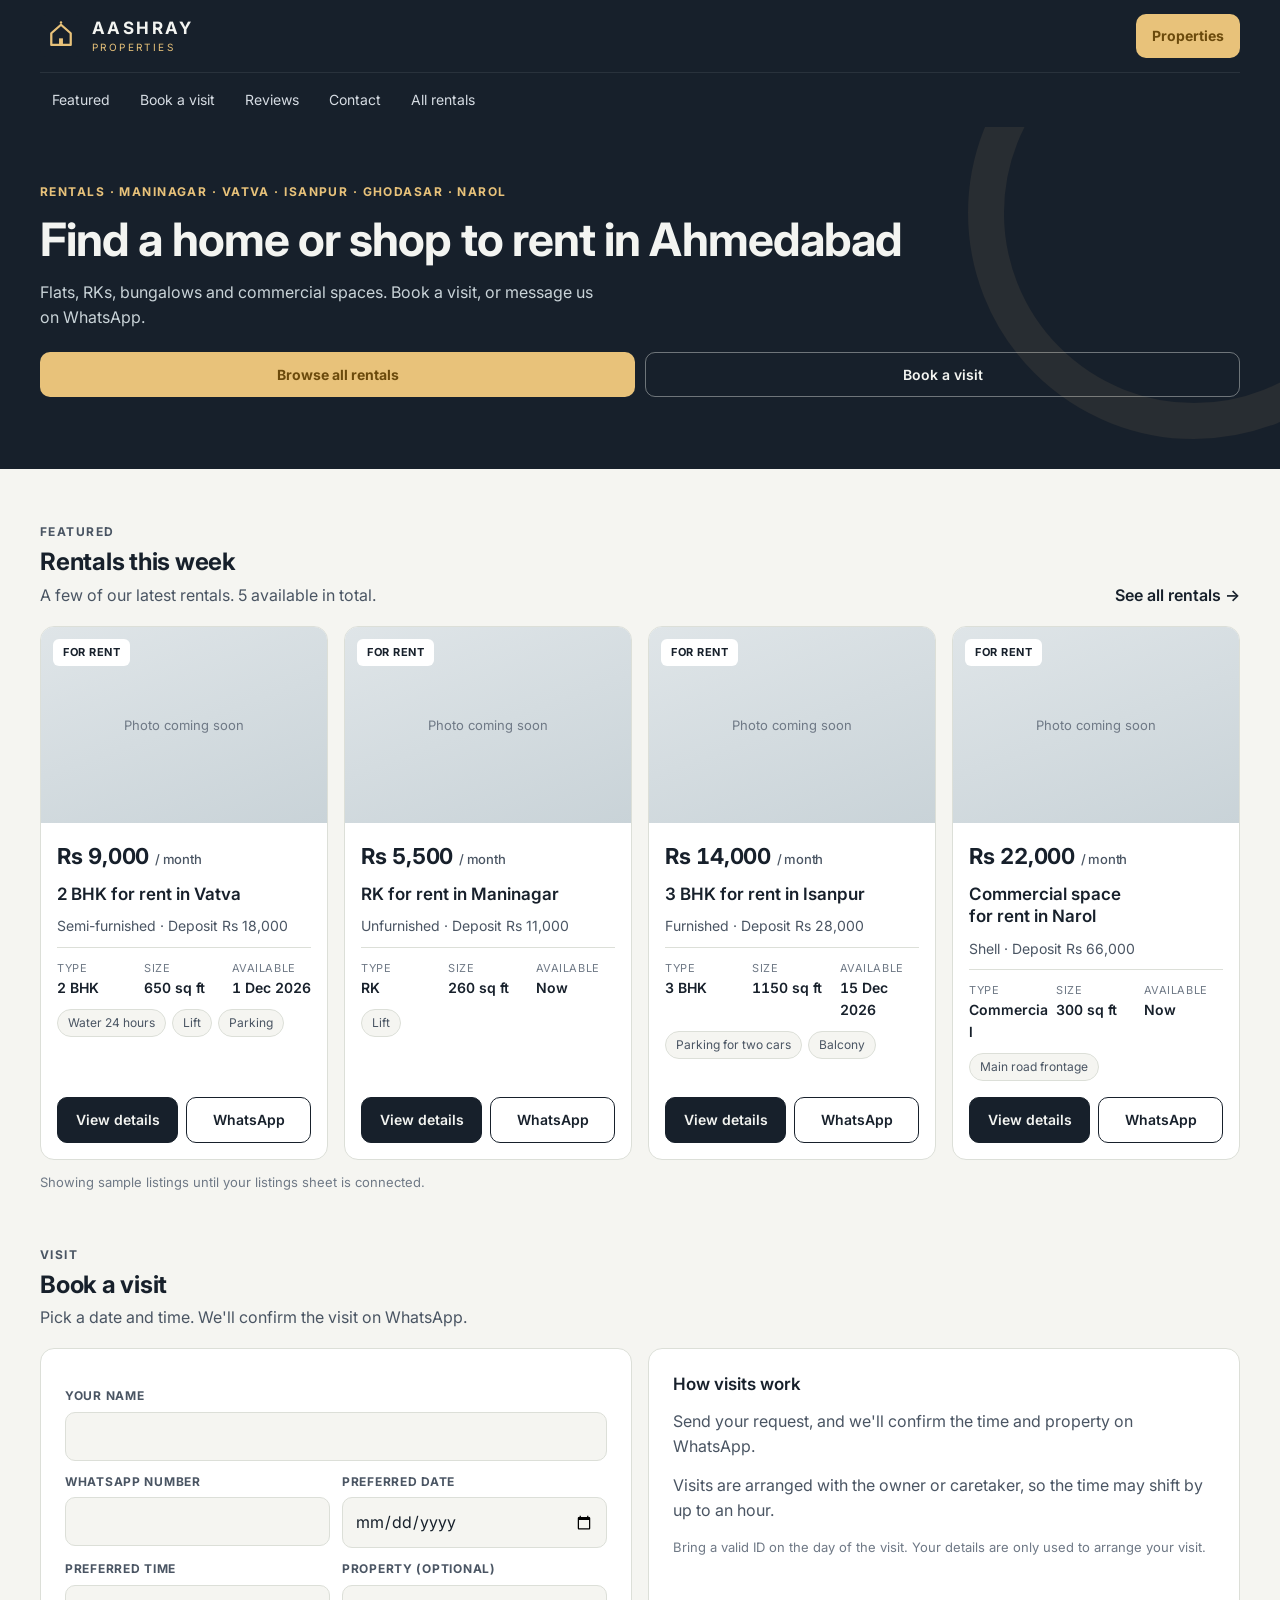
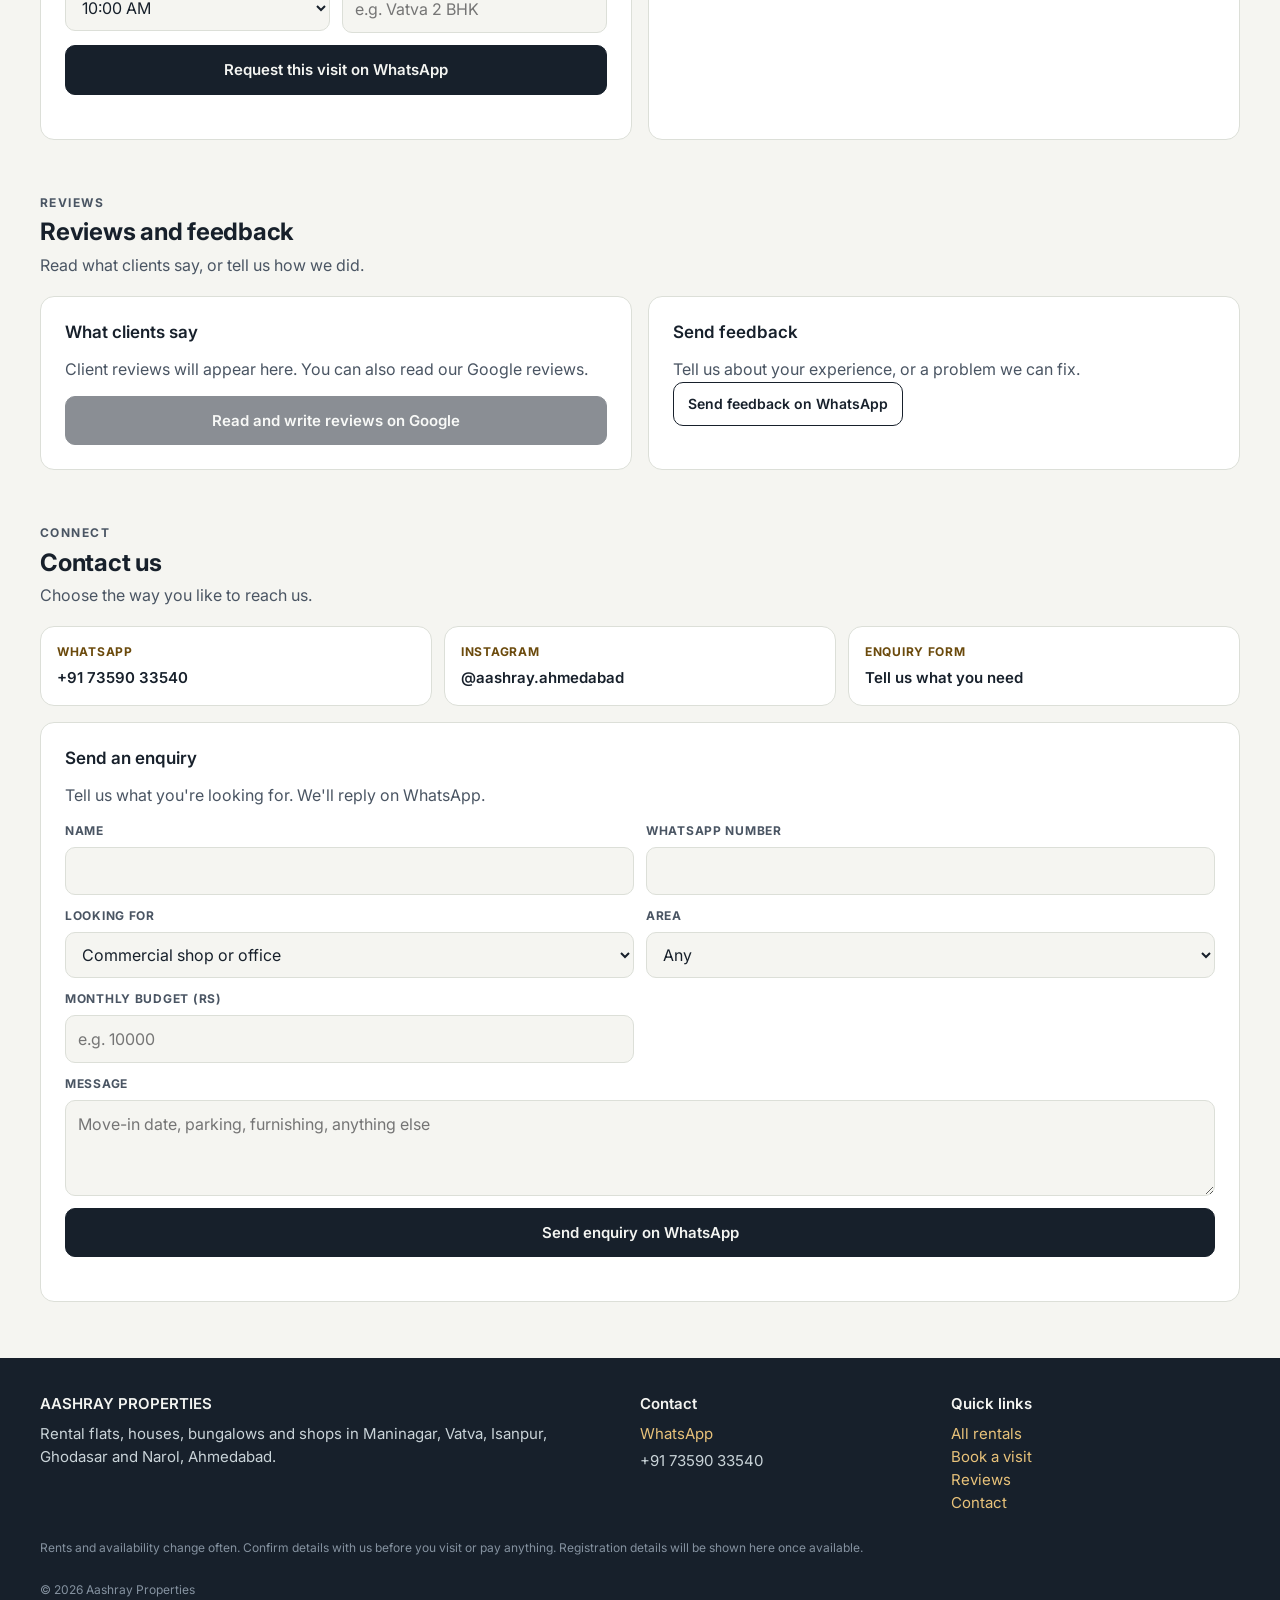
<file: index.html>
<!doctype html>
<html lang="en">
<head>
<meta charset="utf-8">
<meta name="viewport" content="width=device-width, initial-scale=1, viewport-fit=cover">
<title>Aashray Properties, Ahmedabad</title>
<meta name="description" content="Rental flats, houses, bungalows and shops in Maninagar, Vatva, Isanpur, Ghodasar and Narol, Ahmedabad. Browse, book a visit, or contact us.">
<link rel="stylesheet" href="https://fonts.googleapis.com/css2?family=Inter:wght@400;500;600;700&display=swap">
<link rel="stylesheet" href="styles.css">
</head>
<body data-page="home">

<svg width="0" height="0" style="position:absolute" aria-hidden="true">
  <symbol id="house" viewBox="0 0 1080 1080">
    <rect width="1080" height="1080" rx="180" fill="#17202b"/>
    <path d="M540 250 L790 470 L790 770 L290 770 L290 470 Z" fill="none" stroke="#e8c27a" stroke-width="58" stroke-linejoin="round"/>
    <rect x="490" y="600" width="100" height="170" fill="#e8c27a"/>
    <circle cx="540" cy="190" r="32" fill="#e8c27a"/>
  </symbol>
</svg>

<header class="site">
  <div class="wrap">
    <div class="bar">
      <a class="logo" href="index.html" aria-label="Aashray Properties, home">
        <svg viewBox="0 0 1080 1080" aria-hidden="true"><use href="#house"/></svg>
        <span class="word"><b>AASHRAY</b><small>Properties</small></span>
      </a>
      <div class="topright">
        <a class="btn-gold" href="properties.html">Properties</a>
      </div>
    </div>
    <nav class="links" aria-label="Page sections">
      <ul>
        <li><a href="#featured">Featured</a></li>
        <li><a href="#visit">Book a visit</a></li>
        <li><a href="#reviews">Reviews</a></li>
        <li><a href="#contact">Contact</a></li>
        <li><a href="properties.html">All rentals</a></li>
      </ul>
    </nav>
  </div>
</header>

<main>
  <section class="hero">
    <div class="wrap">
      <p class="kicker">Rentals · Maninagar · Vatva · Isanpur · Ghodasar · Narol</p>
      <h1 style="margin-top:12px">Find a home or shop to rent in Ahmedabad</h1>
      <p class="lead">Flats, RKs, bungalows and commercial spaces. Book a visit, or message us on WhatsApp.</p>
      <div class="row">
        <a class="btn-gold" href="properties.html">Browse all rentals</a>
        <a class="btn-ghost" href="#visit">Book a visit</a>
      </div>
    </div>
  </section>

  <div class="wrap">
    <section class="block" id="featured">
      <div class="sec-head">
        <div>
          <p class="kicker">Featured</p>
          <h2 style="margin-top:6px">Rentals this week</h2>
          <p>A few of our latest rentals. <span id="featuredCount"></span> available in total.</p>
        </div>
        <a class="more" href="properties.html">See all rentals &rarr;</a>
      </div>
      <div class="grid four" id="featuredGrid"></div>
      <p class="hint" data-sample-notice hidden style="margin-top:12px">Showing sample listings until your listings sheet is connected.</p>
    </section>

    <section class="block" id="visit">
      <div class="sec-head">
        <div>
          <p class="kicker">Visit</p>
          <h2 style="margin-top:6px">Book a visit</h2>
          <p>Pick a date and time. We'll confirm the visit on WhatsApp.</p>
        </div>
      </div>
      <div class="two">
        <div class="panel">
          <div id="apptEmbedSlot"></div>
          <form id="apptForm" class="form-grid" novalidate>
            <div class="field full">
              <label for="aName">Your name</label>
              <input id="aName" autocomplete="name" required>
            </div>
            <div class="field">
              <label for="aPhone">WhatsApp number</label>
              <input id="aPhone" inputmode="tel" autocomplete="tel" required>
            </div>
            <div class="field">
              <label for="aDate">Preferred date</label>
              <input id="aDate" type="date" required>
            </div>
            <div class="field">
              <label for="aTime">Preferred time</label>
              <select id="aTime">
                <option>10:00 AM</option><option>11:00 AM</option><option>12:00 PM</option>
                <option>2:00 PM</option><option>3:00 PM</option><option>4:00 PM</option>
                <option>5:00 PM</option><option>6:00 PM</option><option>7:00 PM</option>
              </select>
            </div>
            <div class="field">
              <label for="aProp">Property (optional)</label>
              <input id="aProp" placeholder="e.g. Vatva 2 BHK">
            </div>
            <div class="field full">
              <button class="btn-fill wide" type="submit">Request this visit on WhatsApp</button>
              <p class="form-note" id="apptNote" role="status"></p>
            </div>
          </form>
        </div>
        <div class="panel">
          <h3>How visits work</h3>
          <p class="muted">Send your request, and we'll confirm the time and property on WhatsApp.</p>
          <p class="muted">Visits are arranged with the owner or caretaker, so the time may shift by up to an hour.</p>
          <p class="hint">Bring a valid ID on the day of the visit. Your details are only used to arrange your visit.</p>
        </div>
      </div>
    </section>

    <section class="block" id="reviews">
      <div class="sec-head">
        <div>
          <p class="kicker">Reviews</p>
          <h2 style="margin-top:6px">Reviews and feedback</h2>
          <p>Read what clients say, or tell us how we did.</p>
        </div>
      </div>
      <div class="two">
        <div class="panel">
          <h3>What clients say</h3>
          <div id="reviewList"></div>
          <a class="btn-fill wide" id="reviewBtn" href="#" target="_blank" rel="noopener">Read and write reviews on Google</a>
        </div>
        <div class="panel">
          <h3>Send feedback</h3>
          <div id="feedbackSlot"></div>
        </div>
      </div>
    </section>

    <section class="block" id="contact">
      <div class="sec-head">
        <div>
          <p class="kicker">Connect</p>
          <h2 style="margin-top:6px">Contact us</h2>
          <p>Choose the way you like to reach us.</p>
        </div>
      </div>
      <div class="contact-grid" id="contactCards"></div>

      <div class="panel" id="enquiry" style="margin-top:16px;">
        <h3>Send an enquiry</h3>
        <p class="muted">Tell us what you're looking for. We'll reply on WhatsApp.</p>
        <form id="enqForm" class="form-grid" novalidate>
          <div class="field">
            <label for="eName">Name</label>
            <input id="eName" autocomplete="name" required>
          </div>
          <div class="field">
            <label for="ePhone">WhatsApp number</label>
            <input id="ePhone" inputmode="tel" autocomplete="tel" required>
          </div>
          <div class="field">
            <label for="eNeed">Looking for</label>
            <select id="eNeed">
              <option>Commercial shop or office</option>
              <option>RK / studio</option>
              <option>1 BHK</option><option>2 BHK</option><option>3 BHK</option><option>4+ BHK</option>
              <option>Bungalow</option>
            </select>
          </div>
          <div class="field">
            <label for="eArea">Area</label>
            <select id="eArea">
              <option>Any</option><option>Maninagar</option><option>Vatva</option><option>Isanpur</option><option>Ghodasar</option><option>Narol</option>
            </select>
          </div>
          <div class="field">
            <label for="eBudget">Monthly budget (Rs)</label>
            <input id="eBudget" inputmode="numeric" placeholder="e.g. 10000">
          </div>
          <div class="field full">
            <label for="eMsg">Message</label>
            <textarea id="eMsg" placeholder="Move-in date, parking, furnishing, anything else"></textarea>
          </div>
          <div class="field full">
            <button class="btn-fill wide" type="submit">Send enquiry on WhatsApp</button>
            <p class="form-note" id="enqStatus" role="status"></p>
          </div>
        </form>
      </div>
    </section>
  </div>
</main>

<footer class="site">
  <div class="wrap">
    <div class="cols">
      <div>
        <h3>AASHRAY PROPERTIES</h3>
        <p>Rental flats, houses, bungalows and shops in Maninagar, Vatva, Isanpur, Ghodasar and Narol, Ahmedabad.</p>
      </div>
      <div>
        <h3>Contact</h3>
        <p><a data-wa href="#">WhatsApp</a></p>
        <p data-phone style="margin-top:4px"></p>
      </div>
      <div>
        <h3>Quick links</h3>
        <p><a href="properties.html">All rentals</a></p>
        <p><a href="#visit">Book a visit</a></p>
        <p><a href="#reviews">Reviews</a></p>
        <p><a href="#contact">Contact</a></p>
      </div>
    </div>
    <p class="fine">Rents and availability change often. Confirm details with us before you visit or pay anything. Registration details will be shown here once available.</p>
    <p class="fine">&copy; <span data-year></span> Aashray Properties</p>
  </div>
</footer>

<script src="site.js"></script>
<script>
  initHome();
</script>
</body>
</html>
</file>
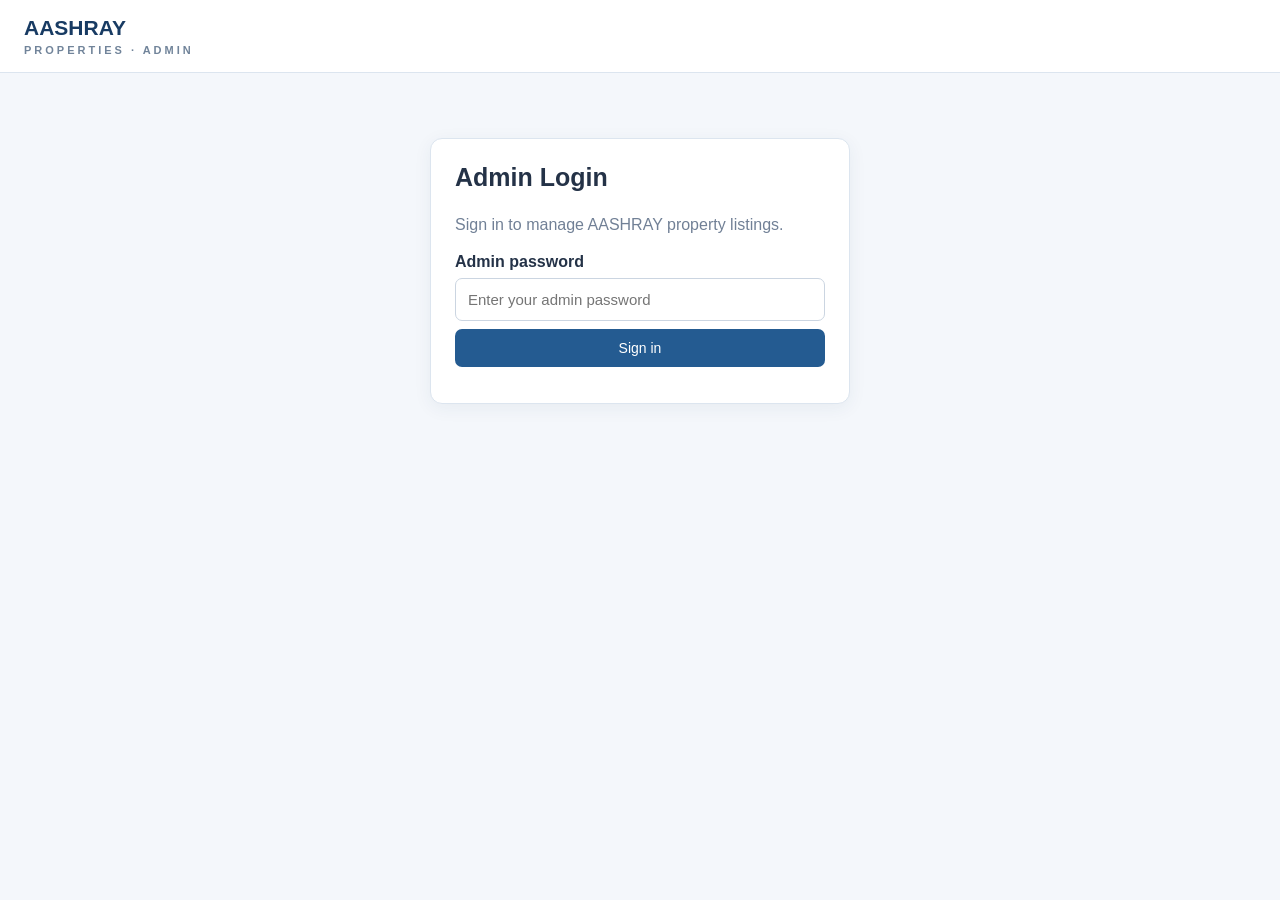
<file: admin.html>
<!DOCTYPE html>
<html lang="en">
<head>
<meta charset="UTF-8">
<meta name="viewport" content="width=device-width, initial-scale=1.0">
<title>AASHRAY | Admin</title>
<style>
*{box-sizing:border-box}body{margin:0;font-family:Arial,sans-serif;background:#f4f7fb;color:#243247}header{background:#fff;border-bottom:1px solid #dce5ef;padding:16px 24px;display:flex;justify-content:space-between;align-items:center}.brand{font-size:21px;font-weight:700;color:#183b63}.brand span{display:block;font-size:11px;letter-spacing:3px;color:#71849a;margin-top:4px}main{max-width:1050px;margin:32px auto;padding:0 18px}.panel{background:#fff;border:1px solid #dce5ef;border-radius:12px;padding:24px;box-shadow:0 4px 18px #193b6310;margin-bottom:22px}.login{max-width:420px;margin:65px auto}h1{margin-top:0;font-size:25px}p{color:#718096;line-height:1.5}label{display:block;margin:16px 0 7px;font-weight:600}input,select,textarea{width:100%;padding:12px;border:1px solid #cbd5e1;border-radius:7px;font-size:15px;background:#fff;color:#243247}button{border:0;border-radius:7px;padding:11px 16px;background:#245b91;color:#fff;font-size:14px;cursor:pointer;margin:8px 6px 0 0}button:hover{background:#194675}button:disabled{opacity:.6;cursor:wait}button.secondary{background:#e8eff7;color:#24486c}button.danger{background:#b42318}.full{width:100%}.message{margin-top:12px;font-size:14px;color:#245b91}.error{color:#b42318}.cards{display:grid;grid-template-columns:repeat(auto-fit,minmax(170px,1fr));gap:14px;margin:22px 0}.stat{background:#f5f9fd;border:1px solid #dce5ef;border-radius:10px;padding:18px}.stat strong{display:block;font-size:27px;color:#245b91;margin-top:8px}.property-list{display:grid;gap:12px}.property{border:1px solid #dce5ef;border-radius:9px;padding:16px;display:flex;justify-content:space-between;gap:16px;align-items:center}.property h3{margin:0 0 7px;color:#183b63}.property p{margin:4px 0}.muted{font-size:13px;color:#718096}.hidden{display:none}.form-grid{display:grid;grid-template-columns:repeat(2,minmax(0,1fr));gap:0 16px}.form-grid .wide{grid-column:1/-1}.section-head{display:flex;justify-content:space-between;align-items:center;gap:10px}.pill{display:inline-block;padding:4px 9px;border-radius:20px;background:#e8f4ec;color:#247044;font-size:12px}.pill.rented{background:#fff1e8;color:#9a4b13}@media(max-width:600px){main{margin:20px auto}.panel{padding:18px}header{padding:14px 16px}.property{display:block}.form-grid{grid-template-columns:1fr}}
</style>
</head>
<body>
<header><div class="brand">AASHRAY <span>PROPERTIES · ADMIN</span></div><button id="logoutBtn" class="secondary hidden" onclick="logout()">Log out</button></header>
<main>
<section id="loginPanel" class="panel login">
<h1>Admin Login</h1><p>Sign in to manage AASHRAY property listings.</p>
<form id="loginForm"><label for="password">Admin password</label><input id="password" type="password" placeholder="Enter your admin password" required><button class="full" type="submit">Sign in</button></form><div id="loginMessage" class="message error"></div>
</section>
<section id="dashboard" class="hidden">
<div class="panel"><h1>Welcome to AASHRAY</h1><p>Your property management dashboard.</p>
<div class="cards"><div class="stat">Total properties<strong id="totalCount">0</strong></div><div class="stat">Available<strong id="availableCount">0</strong></div><div class="stat">Rented<strong id="rentedCount">0</strong></div></div>
</div>
<div class="panel" id="formPanel"><h2 id="formTitle">Add New Property</h2>
<form id="propertyForm"><div class="form-grid">
<div><label for="propertyArea">Area</label><input id="propertyArea" required placeholder="e.g. Maninagar"></div>
<div><label for="propertyType">Property type</label><select id="propertyType" required><option value="">Select type</option><option>Flat</option><option>House</option><option>Villa</option><option>Shop</option><option>Office</option><option>Commercial</option><option>Plot</option></select></div>
<div><label for="propertyBhk">BHK</label><input id="propertyBhk" placeholder="e.g. 2 BHK"></div>
<div><label for="propertyPrice">Monthly rent (₹)</label><input id="propertyPrice" type="number" min="0" required placeholder="e.g. 12000"></div>
<div><label for="propertyDeposit">Deposit (₹)</label><input id="propertyDeposit" type="number" min="0" placeholder="e.g. 24000"></div>
<div><label for="propertySize">Size (sq. ft.)</label><input id="propertySize" type="number" min="0" placeholder="e.g. 900"></div>
<div><label for="propertyFurnishing">Furnishing</label><select id="propertyFurnishing"><option value="">Select furnishing</option><option>Unfurnished</option><option>Semi-furnished</option><option>Fully furnished</option></select></div>
<div><label for="propertyStatus">Status</label><select id="propertyStatus" required><option value="available">Available</option><option value="rented">Rented</option></select></div>
<div class="wide"><label for="propertyPhotos">Property photos (up to 20 total)</label><input id="propertyPhotos" type="file" accept="image/*" multiple><p class="muted">Choose multiple photos. Existing photos are kept when editing.</p></div><div class="wide"><label for="propertyVideos">Property videos (up to 3 total)</label><input id="propertyVideos" type="file" accept="video/*" multiple><p class="muted">Choose up to 3 videos. Existing videos are kept when editing.</p></div><div class="wide" id="existingMedia"></div><div class="wide"><label for="propertyNotes">Description / Notes</label><textarea id="propertyNotes" rows="4" placeholder="Describe the property..."></textarea></div>
</div><button id="saveButton" type="submit">Save Property</button><button id="cancelEdit" class="secondary hidden" type="button" onclick="resetForm()">Cancel edit</button></form><div id="propertyMessage" class="message"></div>
</div>
<div class="panel"><div class="section-head"><h2>Manage Properties</h2><button class="secondary" onclick="loadProperties()">Refresh</button></div><div id="propertyList" class="property-list"><p>Loading properties...</p></div></div>
</section>
</main>
<script>
const API="https://aashray-api.xen-sam08.workers.dev";
let properties=[];
let editingId=null;
const $=id=>document.getElementById(id);
function showDashboard(){$("loginPanel").classList.add("hidden");$("dashboard").classList.remove("hidden");$("logoutBtn").classList.remove("hidden")}
function showLogin(){$("dashboard").classList.add("hidden");$("loginPanel").classList.remove("hidden");$("logoutBtn").classList.add("hidden")}
function escapeHtml(value){return String(value??"").replace(/[&<>"']/g,c=>({"&":"&amp;","<":"&lt;",">":"&gt;",'"':"&quot;","'":"&#39;"}[c]))}
async function loadProperties(){
 const list=$("propertyList");list.innerHTML="<p>Loading properties...</p>";
 try{
  const response=await fetch(API+"/api/properties",{credentials:"include"});const data=await response.json();
  if(!response.ok||!data.success)throw new Error(data.message||"Could not load properties");
  properties=data.properties||[];
  $("totalCount").textContent=properties.length;
  $("availableCount").textContent=properties.filter(p=>String(p.status||"").toLowerCase()==="available").length;
  $("rentedCount").textContent=properties.filter(p=>String(p.status||"").toLowerCase()==="rented").length;
  renderProperties();
 }catch(error){list.innerHTML='<p class="error">'+escapeHtml(error.message)+'</p>'}
}
function renderProperties(){
 const list=$("propertyList");
 if(!properties.length){list.innerHTML="<p>No properties found yet. Add your first listing above.</p>";return}
 list.innerHTML=properties.map(p=>{
  const status=String(p.status||"").toLowerCase();
  return '<article class="property"><div><h3>'+escapeHtml(p.area||"Area not set")+' · '+escapeHtml(p.type||"Property")+'</h3><p>'+escapeHtml(p.bhk||"")+' &nbsp; ₹'+escapeHtml(p.price||"0")+'/month</p><p class="muted">ID: '+escapeHtml(p.id)+' · '+escapeHtml(p.furnishing||"Furnishing not set")+' · '+escapeHtml(p.size_sqft||"—")+' sq. ft.</p><span class="pill '+(status==="rented"?"rented":"")+'">'+escapeHtml(p.status||"Unknown")+'</span></div><div><button type="button" onclick="editProperty(\''+encodeURIComponent(String(p.id||""))+'\')">Edit</button><button type="button" class="danger" onclick="deleteProperty(\''+encodeURIComponent(String(p.id||""))+'\')">Delete</button></div></article>';
 }).join("");
}
function resetForm(){
 editingId=null;$("propertyForm").reset();$("existingMedia").innerHTML="";$("formTitle").textContent="Add New Property";$("saveButton").textContent="Save Property";$("cancelEdit").classList.add("hidden");$("propertyMessage").textContent="";
}
function editProperty(encodedId){
 const id=decodeURIComponent(encodedId);const p=properties.find(item=>String(item.id)===id);if(!p)return;
 editingId=id;renderExistingMedia(p);$("propertyArea").value=p.area||"";$("propertyType").value=p.type||"";$("propertyBhk").value=p.bhk||"";$("propertyPrice").value=p.price||"";$("propertyDeposit").value=p.deposit||"";$("propertySize").value=p.size_sqft||"";$("propertyFurnishing").value=p.furnishing||"";$("propertyStatus").value=String(p.status||"available").toLowerCase();$("propertyNotes").value=p.notes||"";
 $("formTitle").textContent="Edit Property";$("saveButton").textContent="Update Property";$("cancelEdit").classList.remove("hidden");$("propertyMessage").textContent="Editing "+id;
 $("formPanel").scrollIntoView({behavior:"smooth",block:"start"});
}
function getMediaUrls(property,prefix,count){
 const urls=[];for(let i=1;i<=count;i++){const value=property[prefix+i];if(value)urls.push(value)}return urls;
}
function renderExistingMedia(p){
 const photos=getMediaUrls(p,"photo_",20);const videos=getMediaUrls(p,"video_",3);
 $("existingMedia").innerHTML=(photos.length||videos.length)
  ? "<p><strong>Existing media:</strong> "+photos.length+" photo(s), "+videos.length+" video(s). They will be kept unless replaced later.</p>"
  : "<p class='muted'>No existing photos or videos on this listing.</p>";
}
async function getImageKitAuth(){
 const response=await fetch(API+"/api/imagekit-auth",{credentials:"include"});
 const data=await response.json();
 if(!response.ok||!data.success)throw new Error(data.message||"Could not authenticate ImageKit upload");
 return data;
}
async function uploadToImageKit(file,auth,propertyId){
 const form=new FormData();
 form.append("file",file);
 form.append("fileName",file.name);
 form.append("publicKey",auth.publicKey);
 form.append("token",auth.token);
 form.append("expire",String(auth.expire));
 form.append("signature",auth.signature);
 form.append("folder","/aashray-properties/"+propertyId);
 const response=await fetch("https://upload.imagekit.io/api/v1/files/upload",{method:"POST",body:form});
 const data=await response.json();
 if(!response.ok||!data.url)throw new Error(data.message||"Upload failed for "+file.name);
 return data.url;
}
async function uploadSelectedMedia(property){
 const photoFiles=Array.from($("propertyPhotos").files||[]);
 const videoFiles=Array.from($("propertyVideos").files||[]);
 const oldPhotos=getMediaUrls(editingId?properties.find(p=>String(p.id)===editingId)||{}:{},"photo_",20);
 const oldVideos=getMediaUrls(editingId?properties.find(p=>String(p.id)===editingId)||{}:{},"video_",3);
 if(oldPhotos.length+photoFiles.length>20)throw new Error("This property can have a maximum of 20 photos.");
 if(oldVideos.length+videoFiles.length>3)throw new Error("This property can have a maximum of 3 videos.");
 if(!photoFiles.length&&!videoFiles.length)return;
 $("propertyMessage").textContent="Preparing secure media upload...";
 const auth=await getImageKitAuth();
 const photoUrls=[...oldPhotos],videoUrls=[...oldVideos];
 for(let i=0;i<photoFiles.length;i++){
  $("propertyMessage").textContent="Uploading photo "+(i+1)+" of "+photoFiles.length+"...";
  photoUrls.push(await uploadToImageKit(photoFiles[i],auth,property.id));
 }
 for(let i=0;i<videoFiles.length;i++){
  $("propertyMessage").textContent="Uploading video "+(i+1)+" of "+videoFiles.length+"...";
  videoUrls.push(await uploadToImageKit(videoFiles[i],auth,property.id));
 }
 for(let i=1;i<=20;i++)property["photo_"+i]=photoUrls[i-1]||"";
 for(let i=1;i<=3;i++)property["video_"+i]=videoUrls[i-1]||"";
}
async function deleteProperty(encodedId){
 const id=decodeURIComponent(encodedId);const p=properties.find(item=>String(item.id)===id);if(!p)return;
 if(!confirm("Delete the property "+id+"? This cannot be undone."))return;
 try{
  const response=await fetch(API+"/api/properties",{method:"POST",credentials:"include",headers:{"Content-Type":"application/json"},body:JSON.stringify({action:"delete",id})});
  const data=await response.json();if(!response.ok||!data.success)throw new Error(data.message||"Could not delete property");
  $("propertyMessage").textContent="Property deleted.";await loadProperties();
 }catch(error){$("propertyMessage").textContent=error.message;$("propertyMessage").classList.add("error")}
}
async function saveProperty(event){
 event.preventDefault();const message=$("propertyMessage");const button=$("saveButton");message.classList.remove("error");message.textContent=editingId?"Updating property...":"Saving property...";button.disabled=true;
 const status=$("propertyStatus").value;
 const existing=editingId?properties.find(p=>String(p.id)===editingId)||{}:{};
 const property={...existing,id:editingId||("AASH-"+Date.now()),area:$("propertyArea").value.trim(),type:$("propertyType").value,kind:"Rent",bhk:$("propertyBhk").value.trim(),price:$("propertyPrice").value,deposit:$("propertyDeposit").value,size_sqft:$("propertySize").value,furnishing:$("propertyFurnishing").value,available:status==="available"?"Yes":"No",status,featured:"No",notes:$("propertyNotes").value.trim(),whatsapp:"917359033540"};
 try{
  await uploadSelectedMedia(property);
  const action=editingId?"update":"save";
  const response=await fetch(API+"/api/properties",{method:"POST",credentials:"include",headers:{"Content-Type":"application/json"},body:JSON.stringify({action,property})});
  const data=await response.json();if(!response.ok||!data.success)throw new Error(data.message||"Could not save property");
  const wasEditing=Boolean(editingId);resetForm();message.textContent=wasEditing?"Property updated successfully!":"Property saved successfully!";await loadProperties();
 }catch(error){message.textContent=error.message;message.classList.add("error")}
 finally{button.disabled=false}
}
$("propertyForm").addEventListener("submit",saveProperty);
$("loginForm").addEventListener("submit",async event=>{
 event.preventDefault();$("loginMessage").textContent="Signing in...";
 try{const response=await fetch(API+"/api/login",{method:"POST",credentials:"include",headers:{"Content-Type":"application/json"},body:JSON.stringify({password:$("password").value})});const data=await response.json();if(!response.ok||!data.success)throw new Error(data.message||"Login failed");$("password").value="";showDashboard();await loadProperties()}
 catch(error){$("loginMessage").textContent=error.message}
});
async function logout(){try{await fetch(API+"/api/logout",{method:"POST",credentials:"include"})}finally{showLogin();$("loginMessage").textContent="You have logged out."}}
async function checkSession(){try{const response=await fetch(API+"/api/session",{credentials:"include"});const data=await response.json();if(data.authenticated){showDashboard();await loadProperties()}}catch(error){console.error("Session check failed:",error)}}
checkSession();
</script>
</body>
</html>
</file>
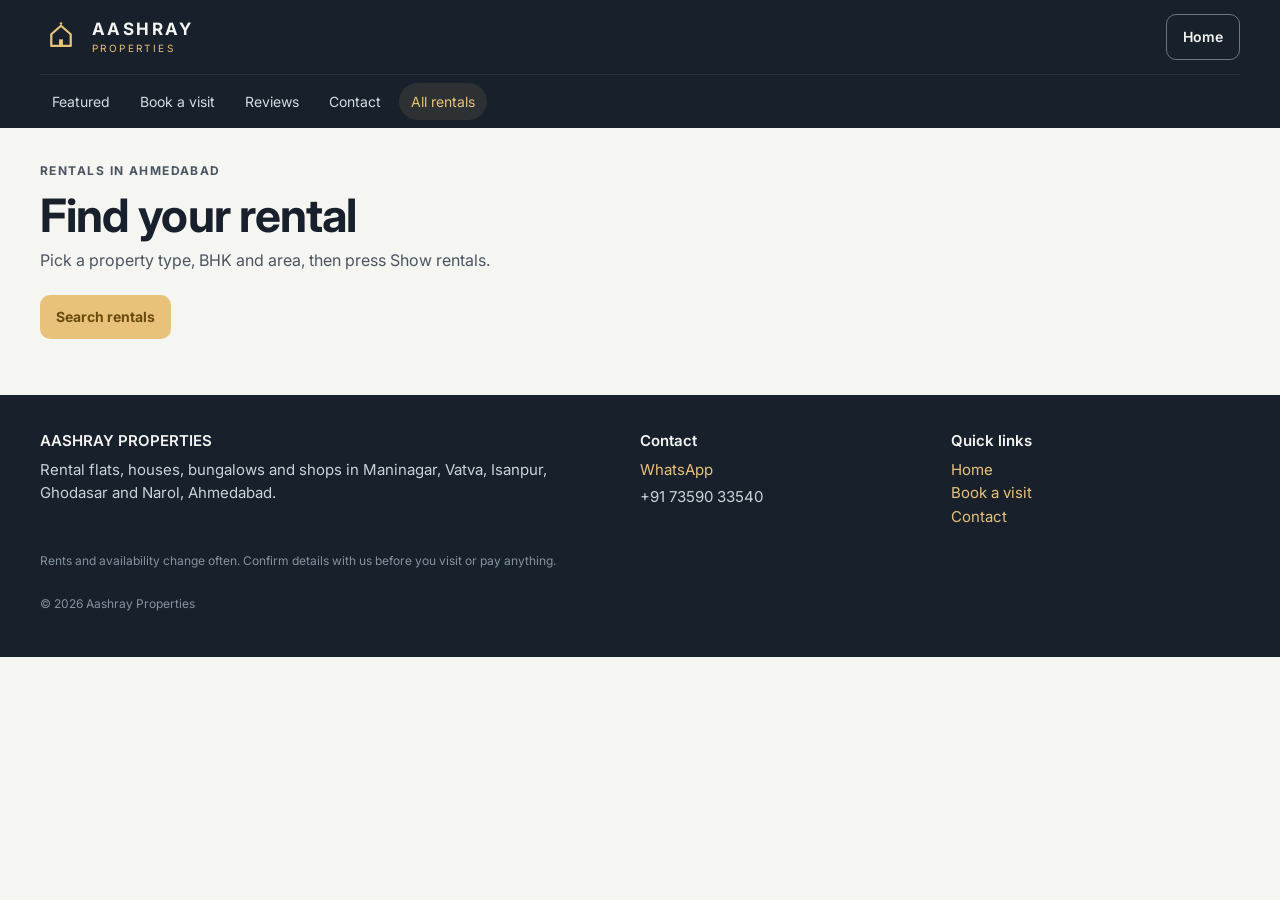
<file: properties.html>
<!doctype html>
<html lang="en">
<head>
<meta charset="utf-8">
<meta name="viewport" content="width=device-width, initial-scale=1, viewport-fit=cover">
<title>Rentals | Aashray Properties, Ahmedabad</title>
<meta name="description" content="Search rental flats, RKs, bungalows and commercial spaces in Maninagar, Vatva, Isanpur, Ghodasar and Narol, Ahmedabad.">
<link rel="stylesheet" href="https://fonts.googleapis.com/css2?family=Inter:wght@400;500;600;700&display=swap">
<link rel="stylesheet" href="styles.css">
</head>
<body data-page="properties">

<svg width="0" height="0" style="position:absolute" aria-hidden="true">
  <symbol id="house" viewBox="0 0 1080 1080">
    <rect width="1080" height="1080" rx="180" fill="#17202b"/>
    <path d="M540 250 L790 470 L790 770 L290 770 L290 470 Z" fill="none" stroke="#e8c27a" stroke-width="58" stroke-linejoin="round"/>
    <rect x="490" y="600" width="100" height="170" fill="#e8c27a"/>
    <circle cx="540" cy="190" r="32" fill="#e8c27a"/>
  </symbol>
</svg>

<header class="site">
  <div class="wrap">
    <div class="bar">
      <a class="logo" href="index.html" aria-label="Aashray Properties, home">
        <svg viewBox="0 0 1080 1080" aria-hidden="true"><use href="#house"/></svg>
        <span class="word"><b>AASHRAY</b><small>Properties</small></span>
      </a>
      <div class="topright">
        <a class="btn-ghost" href="index.html">Home</a>
      </div>
    </div>
    <nav class="links" aria-label="Page sections">
      <ul>
        <li><a href="index.html#featured">Featured</a></li>
        <li><a href="index.html#visit">Book a visit</a></li>
        <li><a href="index.html#reviews">Reviews</a></li>
        <li><a href="index.html#contact">Contact</a></li>
        <li><a href="properties.html" aria-current="page">All rentals</a></li>
      </ul>
    </nav>
  </div>
</header>

<main class="wrap">
  <div class="page-head">
    <p class="kicker">Rentals in Ahmedabad</p>
    <h1 style="margin-top:8px">Find your rental</h1>
    <p>Pick a property type, BHK and area, then press Show rentals.</p>
  </div>

  <div style="margin-top:14px;">
    <button class="btn-gold" id="searchToggle" type="button" aria-controls="searchPanel" aria-expanded="false">Search rentals</button>
  </div>

  <div id="searchPanel" hidden>
    <div class="filter-card" role="search" aria-label="Search rentals">
      <div class="filter-grid">
        <div class="field">
          <span class="lbl" id="typeLbl">Property type</span>
          <div class="seg" role="group" aria-labelledby="typeLbl" id="typeSeg"></div>
        </div>
        <div class="field">
          <label for="fBhk">BHK</label>
          <select id="fBhk">
            <option value="">Any</option>
            <option value="RK">RK (studio)</option>
            <option value="1">1 BHK</option>
            <option value="2">2 BHK</option>
            <option value="3">3 BHK</option>
            <option value="4+">4+ BHK</option>
            <option value="Bungalow">Bungalow</option>
          </select>
        </div>
        <div class="field">
          <label for="fArea">Area</label>
          <select id="fArea">
            <option value="">All areas</option>
            <option>Maninagar</option><option>Vatva</option><option>Isanpur</option><option>Ghodasar</option><option>Narol</option>
          </select>
        </div>
      </div>
      <div class="filter-foot">
        <span class="hint" id="filterHint"></span>
        <div style="display:flex; gap:12px; align-items:center;">
          <button class="linkbtn" id="clearBtn" type="button">Clear</button>
          <button class="btn-navy" id="showBtn" type="button" style="flex:none; padding-left:20px; padding-right:20px;">Show rentals</button>
        </div>
      </div>
    </div>
  </div>

  <section id="resultsWrap" aria-live="polite">
    <div class="results-head">
      <p class="muted"><span id="count">0</span></p>
      <select id="sort" aria-label="Sort rentals">
        <option value="new">Newest first</option>
        <option value="low">Rent: low to high</option>
        <option value="high">Rent: high to low</option>
        <option value="size">Largest first</option>
      </select>
    </div>
    <div class="grid" id="grid"></div>
    <div class="empty" id="empty" hidden>
      <p><strong>No rentals match this search.</strong></p>
      <p style="margin-top:6px">Try another area or BHK, or <a data-wa href="#" target="_blank" rel="noopener">ask us on WhatsApp</a>. We'll look for you.</p>
    </div>
    <p class="hint" data-sample-notice hidden style="margin-top:14px">Showing sample listings until your listings sheet is connected.</p>
  </section>
</main>

<footer class="site">
  <div class="wrap">
    <div class="cols">
      <div>
        <h3>AASHRAY PROPERTIES</h3>
        <p>Rental flats, houses, bungalows and shops in Maninagar, Vatva, Isanpur, Ghodasar and Narol, Ahmedabad.</p>
      </div>
      <div>
        <h3>Contact</h3>
        <p><a data-wa href="#">WhatsApp</a></p>
        <p data-phone style="margin-top:4px"></p>
      </div>
      <div>
        <h3>Quick links</h3>
        <p><a href="index.html">Home</a></p>
        <p><a href="index.html#visit">Book a visit</a></p>
        <p><a href="index.html#contact">Contact</a></p>
      </div>
    </div>
    <p class="fine">Rents and availability change often. Confirm details with us before you visit or pay anything.</p>
    <p class="fine">&copy; <span data-year></span> Aashray Properties</p>
  </div>
</footer>

<dialog id="detail" aria-labelledby="dlgTitle">
  <div id="dlgPhoto" class="photo" style="aspect-ratio:16/9;"></div>
  <div class="dlg-body">
    <div>
      <h2 id="dlgTitle" style="font-size:21px;"></h2>
      <p class="muted" id="dlgNote" style="margin-top:4px"></p>
    </div>
    <dl id="dlgFacts"></dl>
    <div id="dlgMore" class="chips"></div>
    <div class="dlg-actions">
      <button class="btn-line" type="button" id="dlgClose">Close</button>
      <a class="btn-fill" href="index.html#visit">Book a visit</a>
      <a class="btn-fill" id="dlgWa" href="#" target="_blank" rel="noopener">WhatsApp</a>
    </div>
  </div>
</dialog>

<script src="site.js"></script>
<script>
  initProperties();
</script>
</body>
</html>
</file>
<file: styles.css>
/* Aashray Properties: shared styles. Mobile first; wider screens add to these. */
:root {
  --navy: #17202b; --navy-2: #222f3e; --paper: #f5f5f1; --card: #ffffff;
  --ink: #17202b; --ink-2: #4a5563; --ink-3: #6f7986; --line: #dcdfd8;
  --gold: #e8c27a; --gold-ink: #6b4a0c; --ok: #1d6b3a; --err: #9b2c2c;
  --ph-1: #dfe5e8; --ph-2: #c9d3d8;
  color-scheme: light;
}
* { box-sizing: border-box; }
html { scroll-behavior: smooth; scroll-padding-top: 130px; -webkit-text-size-adjust: 100%; }
html, body { margin: 0; width: 100%; }
body {
  background: var(--paper); color: var(--ink);
  font: 16px/1.55 "Inter", system-ui, -apple-system, "Segoe UI", Roboto, sans-serif;
  /* Keep the page backgrounds full-bleed; spacing belongs inside .wrap. */
  padding: 0;
  overflow-x: hidden;
}
img { max-width: 100%; display: block; }
h1, h2, h3, p { margin: 0; }
h1 { font-size: 30px; line-height: 1.15; font-weight: 700; letter-spacing: -0.02em; text-wrap: balance; }
h2 { font-size: 24px; line-height: 1.2; font-weight: 700; letter-spacing: -0.01em; text-wrap: balance; }
h3 { font-size: 17px; line-height: 1.3; font-weight: 600; text-wrap: balance; }
a { color: inherit; }
button, select, input, textarea { font: inherit; }
:focus-visible { outline: 2px solid var(--gold); outline-offset: 2px; }
.wrap {
  width: 100%;
  max-width: 1248px;
  margin: 0 auto;
  padding-left: max(16px, env(safe-area-inset-left, 0px));
  padding-right: max(16px, env(safe-area-inset-right, 0px));
}
.kicker { font-size: 12px; letter-spacing: 0.12em; text-transform: uppercase; color: var(--gold-ink); font-weight: 700; }
.muted { color: var(--ink-2); }
.small { font-size: 14px; }
.hint { font-size: 13px; color: var(--ink-3); }
.hidden { display: none !important; }
[hidden] { display: none !important; }

/* ---------- Header ---------- */
header.site { position: sticky; top: 0; z-index: 30; background: var(--navy); color: #f3f4f1; }
.bar { display: flex; align-items: center; justify-content: space-between; gap: 12px; padding: 12px 0; }
.logo { display: flex; align-items: center; gap: 10px; text-decoration: none; min-width: 0; }
.logo svg { width: 42px; height: 42px; flex: none; display: block; }
.logo .word { display: flex; flex-direction: column; line-height: 1; }
.logo .word b { font-size: 17px; letter-spacing: 0.14em; font-weight: 700; }
.logo .word small { font-size: 10px; letter-spacing: 0.24em; color: var(--gold); margin-top: 5px; text-transform: uppercase; }
.topright { display: flex; align-items: center; gap: 8px; }
.links { border-top: 1px solid rgba(255,255,255,0.08); }
.links ul {
  display: flex; gap: 6px; list-style: none; margin: 0; padding: 8px 0;
  overflow-x: auto; scrollbar-width: none; -webkit-overflow-scrolling: touch;
}
.links ul::-webkit-scrollbar { display: none; }
.links a {
  display: block; white-space: nowrap; text-decoration: none; font-size: 14px; color: #d6dce3;
  padding: 8px 12px; border-radius: 999px;
}
.links a:hover, .links a[aria-current="page"] { color: var(--gold); background: rgba(232,194,122,0.1); }

/* ---------- Buttons ---------- */
.btn-gold {
  font-weight: 700; font-size: 14px; background: var(--gold); color: var(--gold-ink);
  border: 0; border-radius: 10px; padding: 11px 16px; cursor: pointer; text-decoration: none;
  display: inline-flex; align-items: center; justify-content: center; min-height: 44px; white-space: nowrap;
}
.btn-ghost {
  font-weight: 600; font-size: 14px; background: none; color: #f3f4f1; border: 1px solid rgba(243,244,241,0.4);
  border-radius: 10px; padding: 11px 16px; text-decoration: none; cursor: pointer;
  display: inline-flex; align-items: center; justify-content: center; min-height: 44px;
}
.btn-navy {
  font-weight: 600; font-size: 14px; text-align: center; text-decoration: none; background: var(--navy); color: #f3f4f1;
  border: 1px solid var(--navy); border-radius: 10px; padding: 11px 12px; cursor: pointer; min-height: 44px;
  display: inline-flex; align-items: center; justify-content: center; flex: 1;
}
.btn-line {
  font-weight: 600; font-size: 14px; text-align: center; text-decoration: none; background: none; color: var(--navy);
  border: 1px solid var(--navy); border-radius: 10px; padding: 10px 14px; cursor: pointer; min-height: 44px;
  display: inline-flex; align-items: center; justify-content: center; flex: 1;
}
.btn-fill {
  font-weight: 600; font-size: 15px; text-align: center; text-decoration: none; background: var(--navy); color: #f3f4f1;
  border: 1px solid var(--navy); border-radius: 10px; padding: 12px 16px; cursor: pointer; min-height: 46px;
  display: inline-flex; align-items: center; justify-content: center;
}
.btn-fill[aria-disabled="true"] { opacity: 0.5; pointer-events: none; }
.btn-fill.wide { width: 100%; }
.linkbtn { font-size: 14px; background: none; border: 0; color: var(--navy-2, #222f3e); text-decoration: underline; cursor: pointer; padding: 10px 4px; min-height: 44px; }

/* ---------- Hero ---------- */
.hero { background: var(--navy); color: #f3f4f1; padding: 36px 0 56px; position: relative; overflow: hidden; }
.hero::after {
  content: ""; position: absolute; right: -140px; top: -140px; width: 380px; height: 380px;
  border: 36px solid rgba(232,194,122,0.08); border-radius: 50%; pointer-events: none;
}
.hero .kicker { color: var(--gold); }
.hero p.lead { color: #c9d3d8; font-size: 16px; margin-top: 14px; max-width: 560px; }
.hero .row { display: flex; gap: 10px; flex-wrap: wrap; margin-top: 22px; }
.hero .row > * { flex: 1 1 160px; }

/* ---------- Sections ---------- */
section.block { padding: 48px 0 0; }
.sec-head { display: flex; justify-content: space-between; align-items: end; gap: 12px; flex-wrap: wrap; margin-bottom: 18px; }
.sec-head p { color: var(--ink-2); margin-top: 6px; max-width: 560px; }
.more { font-weight: 600; color: var(--navy); text-decoration: none; white-space: nowrap; }
.more:hover { text-decoration: underline; }

/* ---------- Listing cards ---------- */
.grid { display: grid; gap: 16px; grid-template-columns: 1fr; }
.card { background: var(--card); border: 1px solid var(--line); border-radius: 14px; overflow: hidden; display: flex; flex-direction: column; min-width: 0; }
.photo {
  position: relative; aspect-ratio: 16 / 11; background: linear-gradient(160deg, var(--ph-1), var(--ph-2));
  display: grid; place-items: center; color: var(--ink-3); font-size: 13px; overflow: hidden; text-decoration: none;
}
.photo img { width: 100%; height: 100%; object-fit: cover; }
.badge { position: absolute; top: 12px; left: 12px; font-size: 11px; font-weight: 700; letter-spacing: 0.05em; text-transform: uppercase; padding: 5px 10px; border-radius: 6px; background: var(--card); color: var(--navy); }
.body { padding: 16px; display: flex; flex-direction: column; gap: 10px; flex: 1; min-width: 0; }
.price { font-size: 22px; font-weight: 700; letter-spacing: -0.01em; font-variant-numeric: tabular-nums; }
.price small { font-size: 13px; font-weight: 500; color: var(--ink-2); }
.specs { display: grid; grid-template-columns: repeat(3, minmax(0, 1fr)); gap: 8px; border-top: 1px solid var(--line); padding-top: 12px; }
.spec .k { font-size: 11px; color: var(--ink-3); text-transform: uppercase; letter-spacing: 0.05em; }
.spec .v { font-size: 14px; font-weight: 600; font-variant-numeric: tabular-nums; overflow-wrap: anywhere; }
.chips { display: flex; flex-wrap: wrap; gap: 6px; }
.chip-f { font-size: 12px; background: var(--paper); border: 1px solid var(--line); border-radius: 999px; padding: 4px 10px; color: var(--ink-2); }
.actions { margin-top: auto; display: flex; gap: 8px; padding-top: 6px; flex-wrap: wrap; }
.empty { padding: 32px 16px; text-align: center; color: var(--ink-2); background: var(--card); border: 1px dashed var(--line); border-radius: 14px; }

/* ---------- Search (properties page) ---------- */
.page-head { padding: 28px 0 8px; }
.page-head p { color: var(--ink-2); margin-top: 6px; }
.filter-card { background: var(--card); border-radius: 16px; padding: 18px; border: 1px solid var(--line); box-shadow: 0 12px 30px rgba(10,16,24,0.10); margin-top: 16px; }
.filter-grid { display: grid; gap: 14px; grid-template-columns: 1fr; }
.field { display: flex; flex-direction: column; gap: 6px; min-width: 0; }
.field > label, .field > .lbl { font-size: 12px; font-weight: 700; color: var(--ink-2); text-transform: uppercase; letter-spacing: 0.06em; }
select, input, textarea {
  color: var(--ink); background: var(--paper); border: 1px solid var(--line);
  border-radius: 10px; padding: 11px 12px; width: 100%; min-width: 0; min-height: 44px; font-size: 16px;
}
textarea { min-height: 96px; resize: vertical; }
.seg { display: flex; flex-wrap: wrap; gap: 8px; }
.seg button {
  font-size: 14px; border: 1px solid var(--line); background: var(--paper); color: var(--ink);
  border-radius: 999px; padding: 9px 16px; cursor: pointer; min-height: 44px;
}
.seg button[aria-pressed="true"] { background: var(--navy); color: #f3f4f1; border-color: var(--navy); }
.filter-foot { display: flex; justify-content: space-between; align-items: center; gap: 12px; margin-top: 16px; flex-wrap: wrap; }
.results-head { display: flex; justify-content: space-between; align-items: center; gap: 10px; flex-wrap: wrap; margin: 26px 0 14px; }
.results-head select { width: auto; }
#resultsWrap { display: none; }
#resultsWrap.show { display: block; }

/* ---------- Visit, reviews, contact ---------- */
.two { display: grid; gap: 16px; grid-template-columns: 1fr; }
.panel { background: var(--card); border: 1px solid var(--line); border-radius: 14px; padding: 20px; display: grid; gap: 14px; align-content: start; min-width: 0; }
.form-grid { display: grid; gap: 12px; grid-template-columns: 1fr; }
.form-grid .full { grid-column: 1 / -1; }
.form-note { font-size: 14px; min-height: 1em; }
.form-note.ok { color: var(--ok); font-weight: 600; }
.form-note.err { color: var(--err); }
.review { border-top: 1px solid var(--line); padding-top: 12px; display: grid; gap: 4px; }
.stars { color: var(--gold-ink); letter-spacing: 2px; }
iframe.embed { width: 100%; height: 560px; border: 0; border-radius: 10px; background: var(--paper); }
.contact-grid { display: grid; gap: 12px; grid-template-columns: 1fr 1fr; }
.contact-card { background: var(--card); border: 1px solid var(--line); border-radius: 14px; padding: 16px; display: grid; gap: 4px; text-decoration: none; min-width: 0; }
.contact-card:hover { border-color: var(--gold); }
.contact-card .k { font-size: 12px; font-weight: 700; letter-spacing: 0.06em; text-transform: uppercase; color: var(--gold-ink); }
.contact-card .v { font-weight: 600; overflow-wrap: anywhere; font-size: 15px; }

/* ---------- Footer ---------- */
footer.site { margin-top: 56px; background: var(--navy); color: #c9d3d8; padding: 36px 0 44px; }
footer .cols { display: grid; gap: 22px; grid-template-columns: 1fr; }
footer h3 { color: #f3f4f1; margin-bottom: 8px; font-size: 15px; }
footer p { font-size: 15px; }
footer a { color: var(--gold); text-decoration: none; }
footer .fine { margin-top: 24px; font-size: 12px; color: #8592a0; }

/* ---------- Detail dialog ---------- */
dialog { width: min(560px, calc(100vw - 24px)); max-height: calc(100dvh - 24px); border: 1px solid var(--line); border-radius: 16px; padding: 0; background: var(--card); color: var(--ink); overflow: auto; }
dialog::backdrop { background: rgba(10,14,18,0.55); }
.dlg-body { padding: 18px; display: grid; gap: 14px; }
.dlg-body dl { display: grid; grid-template-columns: max-content 1fr; gap: 6px 16px; margin: 0; font-size: 15px; }
.dlg-body dt { color: var(--ink-3); }
.dlg-body dd { margin: 0; font-weight: 600; overflow-wrap: anywhere; }
.dlg-actions { display: flex; gap: 8px; flex-wrap: wrap; }
.dlg-actions > * { flex: 1 1 140px; }

/* ---------- Phones and up ---------- */
@media (min-width: 560px) {
  h1 { font-size: 36px; }
  .grid { grid-template-columns: repeat(2, minmax(0, 1fr)); }
  .contact-grid { grid-template-columns: repeat(3, minmax(0, 1fr)); }
  .form-grid { grid-template-columns: 1fr 1fr; }
  .filter-grid { grid-template-columns: repeat(3, minmax(0, 1fr)); align-items: end; }
}
@media (min-width: 900px) {
  .wrap { padding-left: 24px; padding-right: 24px; }
  h1 { font-size: 46px; }
  .hero { padding: 56px 0 72px; }
  .grid { grid-template-columns: repeat(3, minmax(0, 1fr)); }
  .grid.four { grid-template-columns: repeat(4, minmax(0, 1fr)); }
  .two { grid-template-columns: 1fr 1fr; }
  .panel { padding: 24px; }
  footer .cols { grid-template-columns: 2fr 1fr 1fr; }
  .bar { padding: 14px 0; }
}


/* Unified swipeable property media: photos first, then videos */
.media-carousel {
  display: flex;
  width: 100%;
  height: 100%;
  overflow-x: auto;
  overflow-y: hidden;
  scroll-snap-type: x mandatory;
  scrollbar-width: thin;
  overscroll-behavior-x: contain;
  -webkit-overflow-scrolling: touch;
}
.media-slide {
  flex: 0 0 100%;
  width: 100%;
  height: 100%;
  scroll-snap-align: start;
  display: flex;
  align-items: center;
  justify-content: center;
  background: #111;
}
.media-slide img,
.media-slide video {
  display: block;
  width: 100%;
  height: 100%;
  object-fit: cover;
}
.media-slide video {
  object-fit: contain;
  background: #111;
}
</file>
